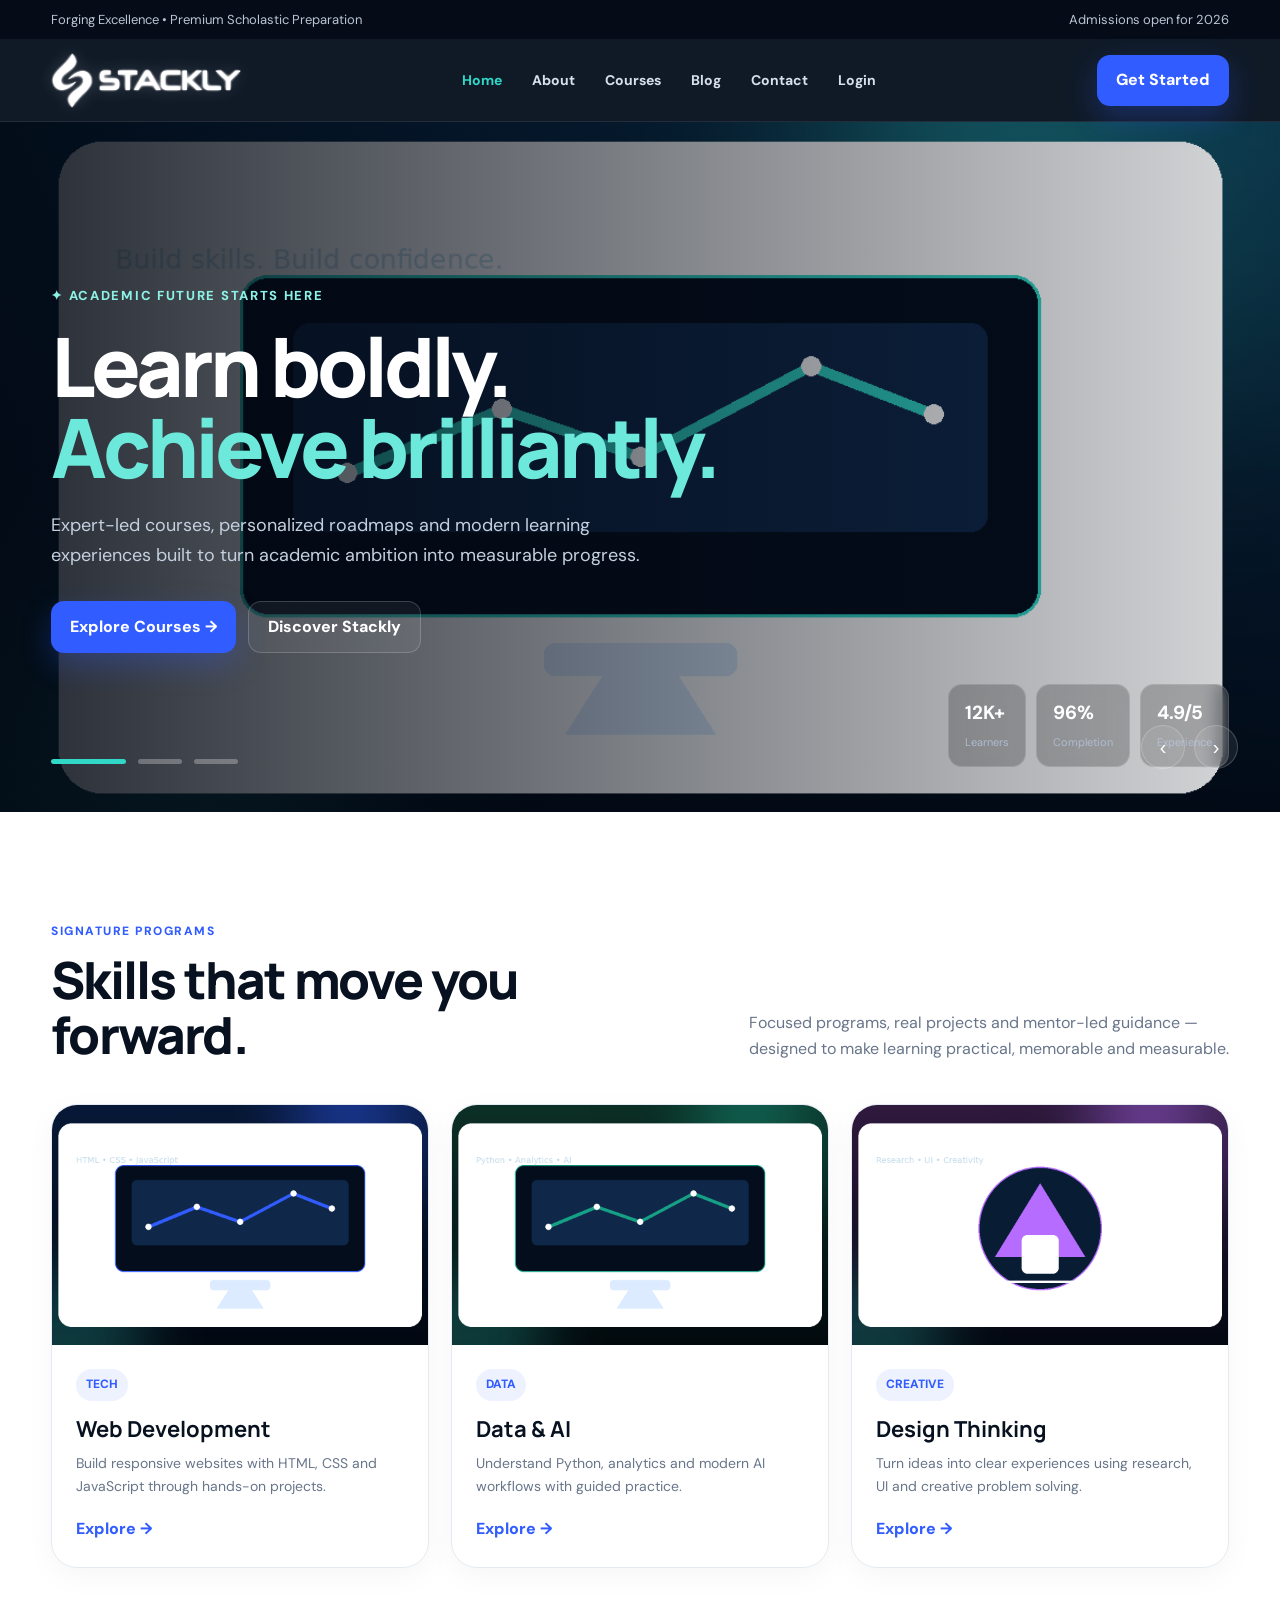
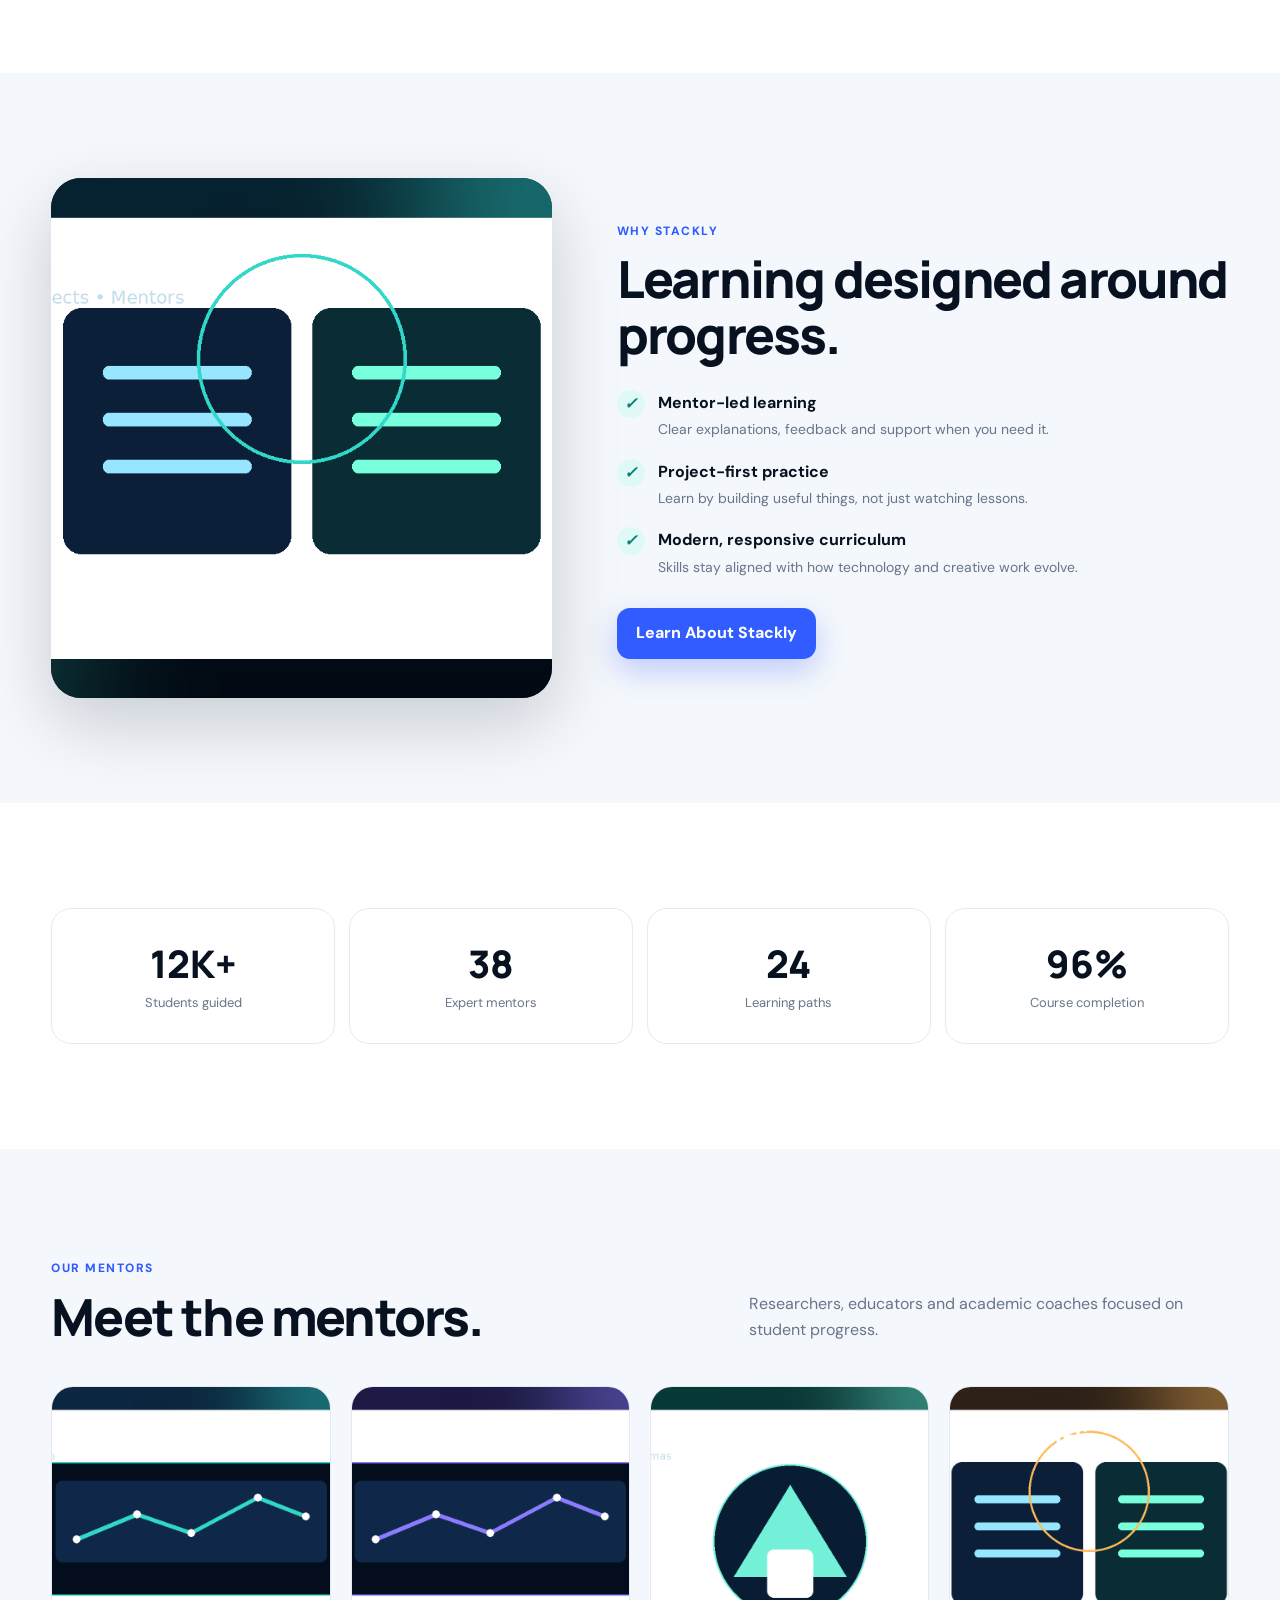
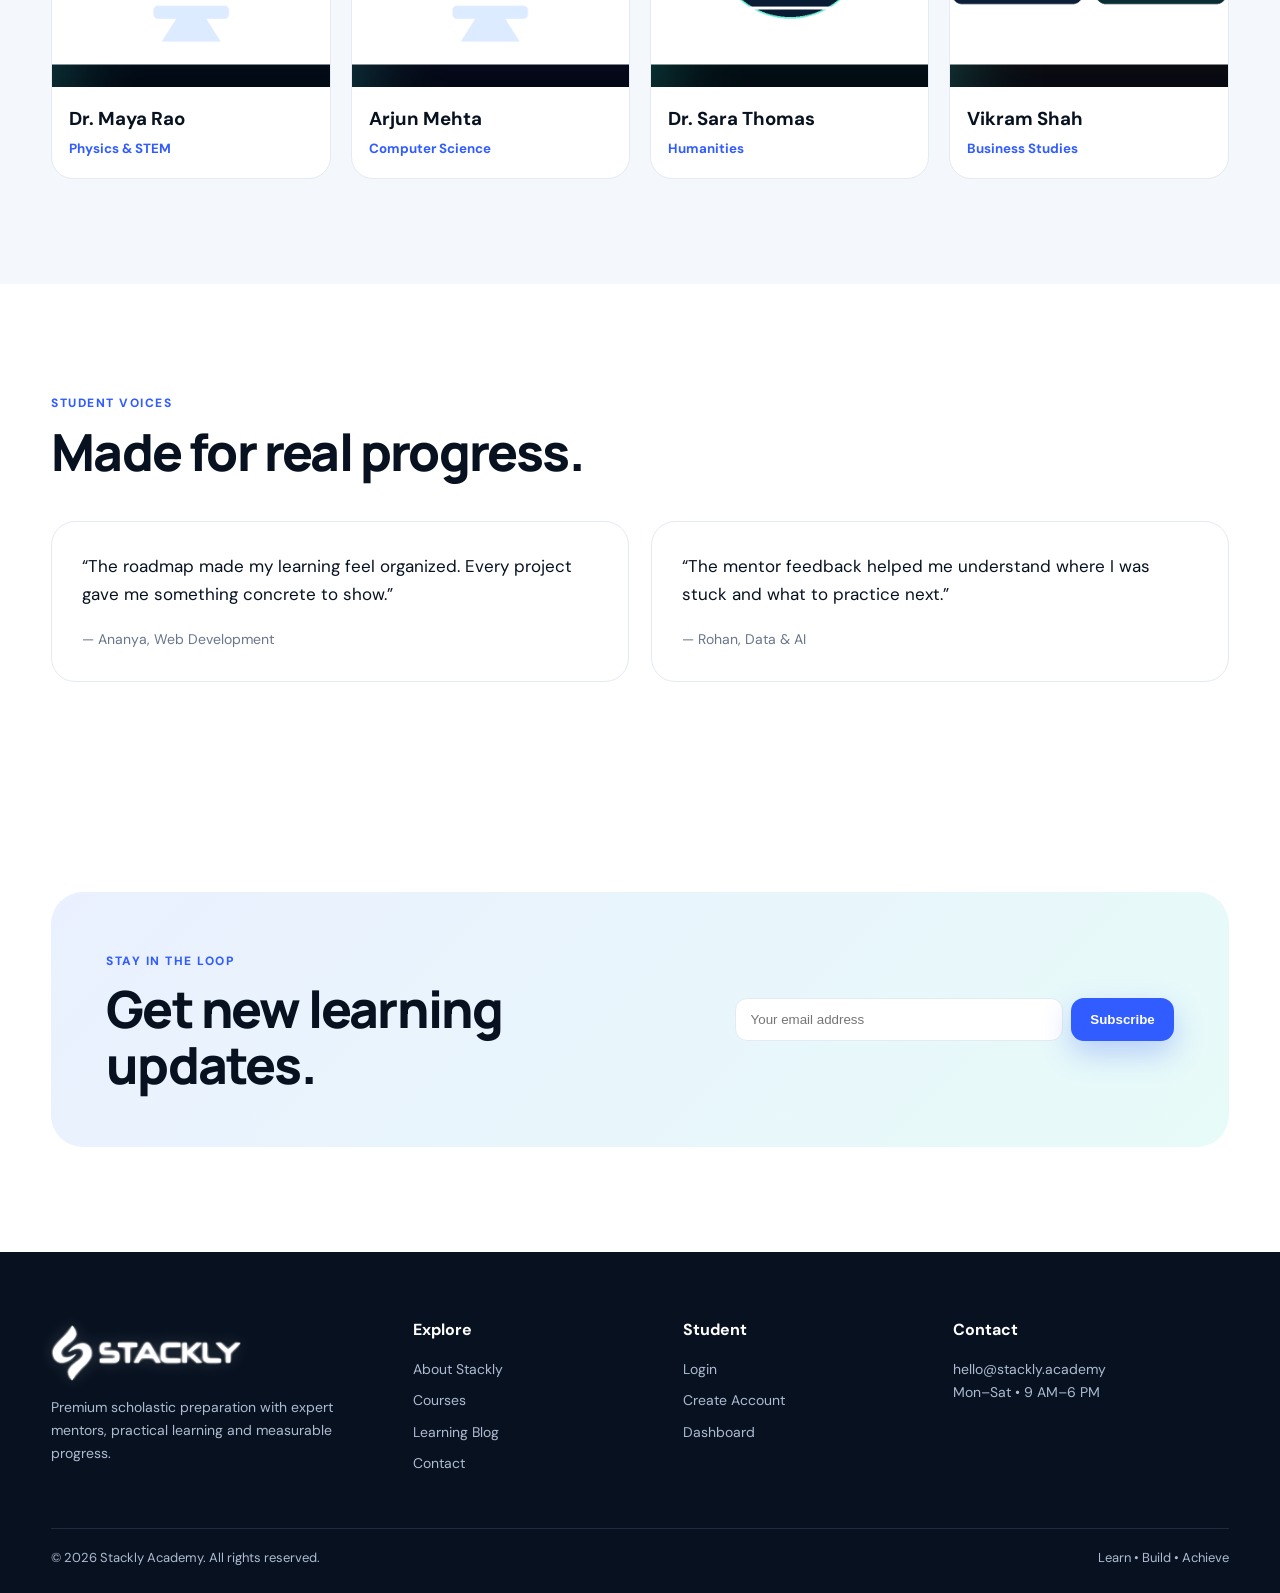
<file: index.html>
<!doctype html>
<html lang="en"><head><meta charset="utf-8"><meta name="viewport" content="width=device-width,initial-scale=1">
<title>Premium Scholastic Prep | Stackly Academy</title><link rel="stylesheet" href="style.css"></head>
<body>
<div class="topbar"><div class="container"><span>Forging Excellence • Premium Scholastic Preparation</span><span>Admissions open for 2026</span></div></div>
<header class="nav"><div class="container nav-inner"><a class="logo" href="index.html"><img src="assets/stackly-logo.png" alt="Stackly" loading="lazy" onerror="this.style.display='none';this.parentElement.classList.add('img-missing')"></a><nav class="links"><a class="active" href="index.html">Home</a><a class="" href="about.html">About</a><a class="" href="courses.html">Courses</a><a class="" href="blog.html">Blog</a><a class="" href="contact.html">Contact</a><a class="" href="login.html">Login</a></nav><div class="nav-actions"><a class="btn btn-primary" href="signup.html">Get Started</a></div><button class="menu" aria-label="Menu">☰</button></div><div class="mobile-nav"><a class="active" href="index.html">Home</a><a class="" href="about.html">About</a><a class="" href="courses.html">Courses</a><a class="" href="blog.html">Blog</a><a class="" href="contact.html">Contact</a></div></header>

<section class="hero"><div class="slider">
<div class="slide active"><div class="slide-bg" style="background-image:url('assets/hero-1.png')"></div><div class="container slide-content"><div class="hero-copy"><span class="eyebrow">✦ Academic future starts here</span><h1>Learn boldly.<br><span>Achieve brilliantly.</span></h1><p>Expert-led courses, personalized roadmaps and modern learning experiences built to turn academic ambition into measurable progress.</p><div class="hero-actions"><a class="btn btn-primary" href="courses.html">Explore Courses →</a><a class="btn btn-ghost" href="about.html">Discover Stackly</a></div></div></div></div>
<div class="slide"><div class="slide-bg" style="background-image:url('assets/hero-2.png')"></div><div class="container slide-content"><div class="hero-copy"><span class="eyebrow">✦ Future-ready skills</span><h1>Think deeper.<br><span>Create smarter.</span></h1><p>Learn practical skills with guided projects, mentor feedback and a clear path from fundamentals to confidence.</p><div class="hero-actions"><a class="btn btn-primary" href="courses.html">View Programs →</a><a class="btn btn-ghost" href="contact.html">Talk to Us</a></div></div></div></div>
<div class="slide"><div class="slide-bg" style="background-image:url('assets/hero-3.png')"></div><div class="container slide-content"><div class="hero-copy"><span class="eyebrow">✦ Global mindset</span><h1>Dream bigger.<br><span>Achieve brilliantly.</span></h1><p>A premium learning environment designed around curiosity, creativity and outcomes that matter.</p><div class="hero-actions"><a class="btn btn-primary" href="contact.html">Start Learning →</a><a class="btn btn-ghost" href="about.html">Our Approach</a></div></div></div></div>
<button class="arrow-btn" data-prev style="position:absolute;right:95px;bottom:43px;z-index:6">‹</button><button class="arrow-btn" data-next style="position:absolute;right:42px;bottom:43px;z-index:6">›</button>
<div class="slider-controls"><button class="dot active"></button><button class="dot"></button><button class="dot"></button></div>
<div class="hero-stats"><div class="mini-stat"><strong>12K+</strong><span>Learners</span></div><div class="mini-stat"><strong>96%</strong><span>Completion</span></div><div class="mini-stat"><strong>4.9/5</strong><span>Experience</span></div></div>
</div></section>
<section class="section reveal"><div class="container"><div class="section-head"><div><span class="kicker">Signature programs</span><h2>Skills that move you forward.</h2></div><p>Focused programs, real projects and mentor-led guidance — designed to make learning practical, memorable and measurable.</p></div>
<div class="cards">
<article class="card"><img src="assets/course-web.png" alt="Web Development" loading="lazy" onerror="this.style.display='none';this.parentElement.classList.add('img-missing')"><div class="card-body"><span class="tag">TECH</span><h3>Web Development</h3><p>Build responsive websites with HTML, CSS and JavaScript through hands-on projects.</p><div class="arrow">Explore →</div></div></article>
<article class="card"><img src="assets/course-data.png" alt="Data and AI" loading="lazy" onerror="this.style.display='none';this.parentElement.classList.add('img-missing')"><div class="card-body"><span class="tag">DATA</span><h3>Data & AI</h3><p>Understand Python, analytics and modern AI workflows with guided practice.</p><div class="arrow">Explore →</div></div></article>
<article class="card"><img src="assets/course-design.png" alt="Design Thinking" loading="lazy" onerror="this.style.display='none';this.parentElement.classList.add('img-missing')"><div class="card-body"><span class="tag">CREATIVE</span><h3>Design Thinking</h3><p>Turn ideas into clear experiences using research, UI and creative problem solving.</p><div class="arrow">Explore →</div></div></article>
</div></div></section>
<section class="section alt reveal"><div class="container feature"><div class="feature-img"><img src="assets/course-science.png" alt="Learning lab" loading="lazy" onerror="this.style.display='none';this.parentElement.classList.add('img-missing')"></div><div><span class="kicker">Why Stackly</span><h2>Learning designed around progress.</h2><div class="checks"><div class="check"><i class="tick">✓</i><div><b>Mentor-led learning</b><span>Clear explanations, feedback and support when you need it.</span></div></div><div class="check"><i class="tick">✓</i><div><b>Project-first practice</b><span>Learn by building useful things, not just watching lessons.</span></div></div><div class="check"><i class="tick">✓</i><div><b>Modern, responsive curriculum</b><span>Skills stay aligned with how technology and creative work evolve.</span></div></div></div><a class="btn btn-primary" href="about.html">Learn About Stackly</a></div></div></section>
<section class="section reveal"><div class="container"><div class="stats"><div class="stat"><strong>12K+</strong><span>Students guided</span></div><div class="stat"><strong>38</strong><span>Expert mentors</span></div><div class="stat"><strong>24</strong><span>Learning paths</span></div><div class="stat"><strong>96%</strong><span>Course completion</span></div></div></div></section>
<section class="section alt reveal"><div class="container"><div class="section-head"><div><span class="kicker">Our mentors</span><h2>Meet the mentors.</h2></div><p>Researchers, educators and academic coaches focused on student progress.</p></div><div class="faculty">
<div class="person"><img src="assets/mentor-maya.png" alt="Mentor Maya" loading="lazy" onerror="this.style.display='none';this.parentElement.classList.add('img-missing')"><div><h3>Dr. Maya Rao</h3><small>Physics & STEM</small></div></div>
<div class="person"><img src="assets/mentor-arjun.png" alt="Mentor Arjun" loading="lazy" onerror="this.style.display='none';this.parentElement.classList.add('img-missing')"><div><h3>Arjun Mehta</h3><small>Computer Science</small></div></div>
<div class="person"><img src="assets/mentor-sara.png" alt="Mentor Sara" loading="lazy" onerror="this.style.display='none';this.parentElement.classList.add('img-missing')"><div><h3>Dr. Sara Thomas</h3><small>Humanities</small></div></div>
<div class="person"><img src="assets/mentor-vikram.png" alt="Mentor Vikram" loading="lazy" onerror="this.style.display='none';this.parentElement.classList.add('img-missing')"><div><h3>Vikram Shah</h3><small>Business Studies</small></div></div>
</div></div></section>
<section class="section reveal"><div class="container"><div class="section-head"><div><span class="kicker">Student voices</span><h2>Made for real progress.</h2></div></div><div class="testimonials"><div class="quote"><p>“The roadmap made my learning feel organized. Every project gave me something concrete to show.”</p><footer>— Ananya, Web Development</footer></div><div class="quote"><p>“The mentor feedback helped me understand where I was stuck and what to practice next.”</p><footer>— Rohan, Data & AI</footer></div></div></div></section>
<section class="section"><div class="container newsletter"><div><span class="kicker">Stay in the loop</span><h2>Get new learning updates.</h2></div><form data-demo><input type="email" placeholder="Your email address" required><button class="btn btn-primary">Subscribe</button></form></div></section>

<footer class="footer"><div class="container footer-grid">
<div><a class="logo" href="index.html"><img src="assets/stackly-logo.png" alt="Stackly"></a><p style="margin-top:15px">Premium scholastic preparation with expert mentors, practical learning and measurable progress.</p></div>
<div><h4>Explore</h4><a href="about.html">About Stackly</a><a href="courses.html">Courses</a><a href="blog.html">Learning Blog</a><a href="contact.html">Contact</a></div>
<div><h4>Student</h4><a href="login.html">Login</a><a href="signup.html">Create Account</a><a href="dashboard.html">Dashboard</a></div>
<div><h4>Contact</h4><p>hello@stackly.academy</p><p>Mon–Sat • 9 AM–6 PM</p></div></div>
<div class="container bottom"><span>© 2026 Stackly Academy. All rights reserved.</span><span>Learn • Build • Achieve</span></div></footer>
<script src="script.js"></script></body></html>
</file>
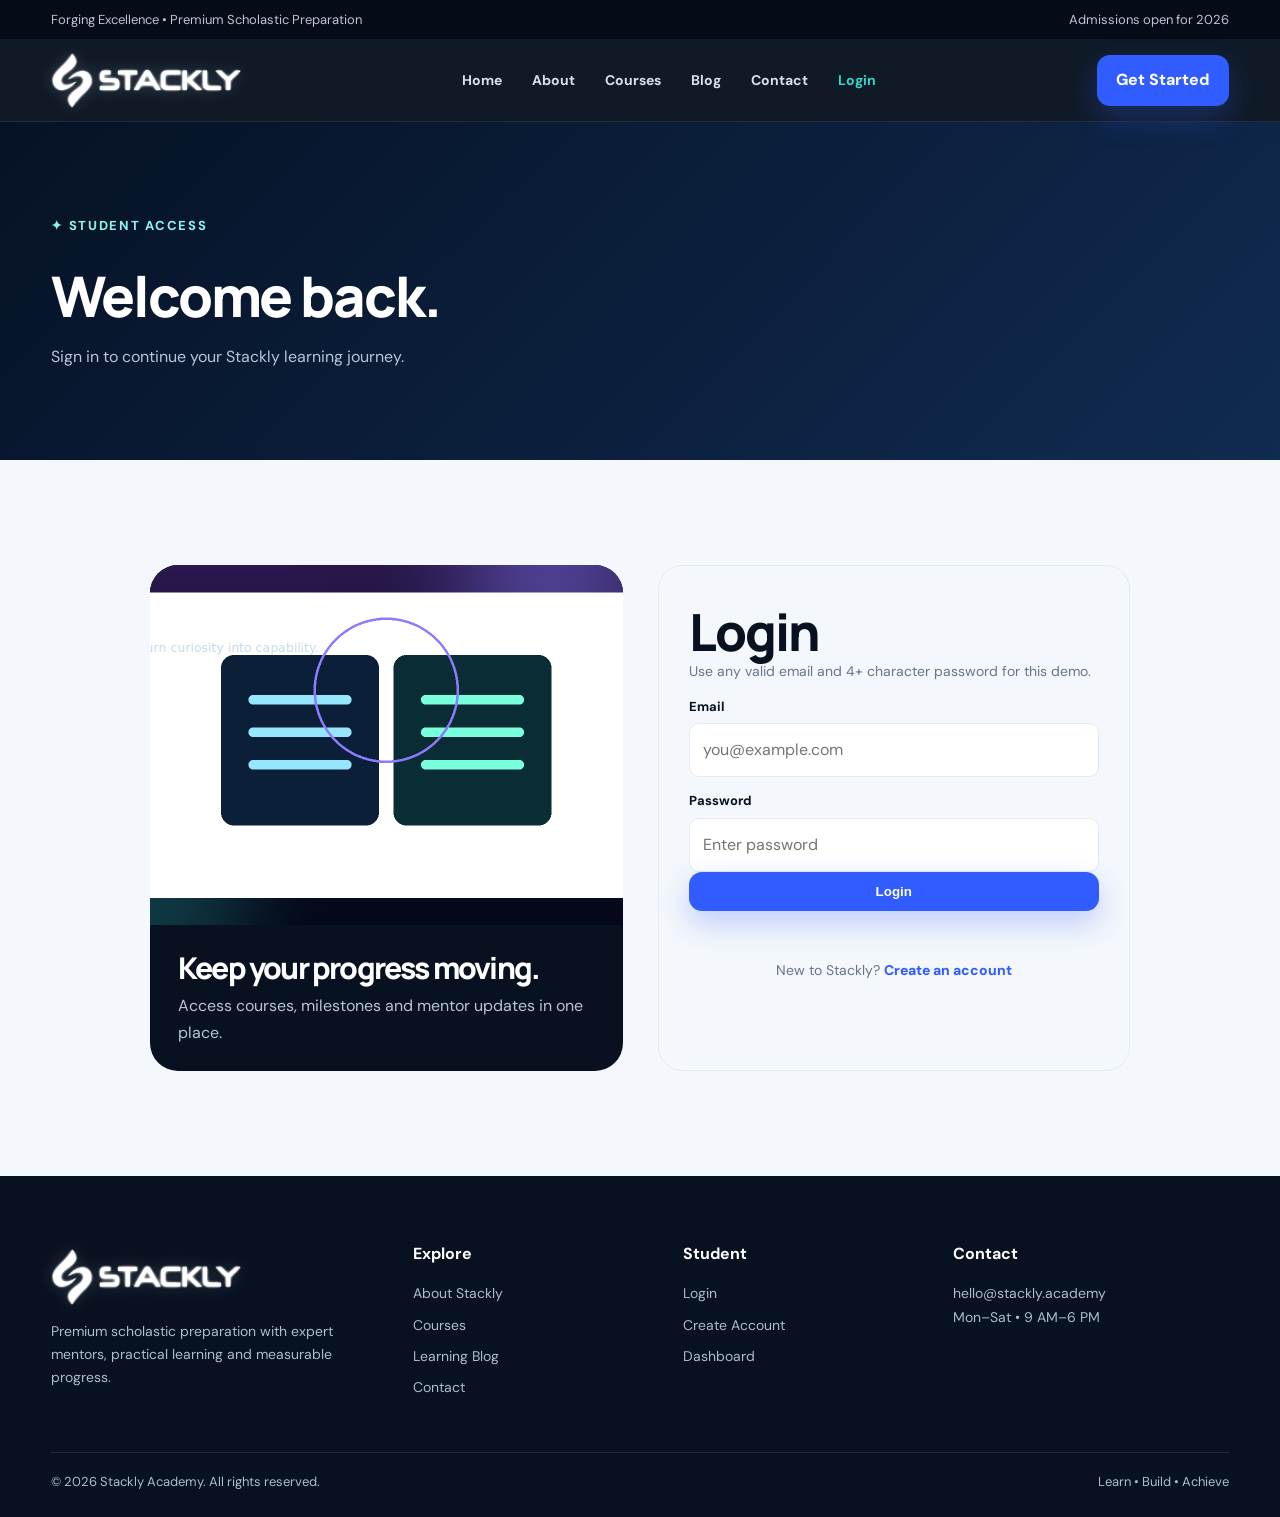
<file: login.html>
<!doctype html><html lang="en"><head><meta charset="utf-8"><meta name="viewport" content="width=device-width,initial-scale=1"><title>Login | Stackly Academy</title><link rel="stylesheet" href="style.css"></head><body>
<div class="topbar"><div class="container"><span>Forging Excellence • Premium Scholastic Preparation</span><span>Admissions open for 2026</span></div></div>
<header class="nav"><div class="container nav-inner"><a class="logo" href="index.html"><img src="assets/stackly-logo.png" alt="Stackly"></a><nav class="links"><a class="" href="index.html">Home</a><a class="" href="about.html">About</a><a class="" href="courses.html">Courses</a><a class="" href="blog.html">Blog</a><a class="" href="contact.html">Contact</a><a class="active" href="login.html">Login</a></nav><div class="nav-actions"><a class="btn btn-primary" href="signup.html">Get Started</a></div><button class="menu">☰</button></div><div class="mobile-nav"><a class="" href="index.html">Home</a><a class="" href="about.html">About</a><a class="" href="courses.html">Courses</a><a class="" href="blog.html">Blog</a><a class="" href="contact.html">Contact</a><a class="active" href="login.html">Login</a></div></header><section class="page-hero"><div class="container"><span class="eyebrow">✦ Student access</span><h1>Welcome back.</h1><p>Sign in to continue your Stackly learning journey.</p></div></section>
<section class="section auth-section"><div class="container auth-wrap"><div class="auth-art"><img src="assets/hero-2.png" alt="Students learning"><h2>Keep your progress moving.</h2><p>Access courses, milestones and mentor updates in one place.</p></div>
<form class="form auth-form" id="loginForm"><h2>Login</h2><p class="form-note">Use any valid email and 4+ character password for this demo.</p><label>Email</label><input id="loginEmail" type="email" required placeholder="you@example.com"><label>Password</label><input id="loginPassword" type="password" minlength="4" required placeholder="Enter password"><button class="btn btn-primary full">Login</button><p id="loginMsg" class="form-message"></p><p class="switch">New to Stackly? <a href="signup.html">Create an account</a></p></form></div></section><footer class="footer"><div class="container footer-grid">
<div><a class="logo" href="index.html"><img src="assets/stackly-logo.png" alt="Stackly"></a><p style="margin-top:15px">Premium scholastic preparation with expert mentors, practical learning and measurable progress.</p></div>
<div><h4>Explore</h4><a href="about.html">About Stackly</a><a href="courses.html">Courses</a><a href="blog.html">Learning Blog</a><a href="contact.html">Contact</a></div>
<div><h4>Student</h4><a href="login.html">Login</a><a href="signup.html">Create Account</a><a href="dashboard.html">Dashboard</a></div>
<div><h4>Contact</h4><p>hello@stackly.academy</p><p>Mon–Sat • 9 AM–6 PM</p></div></div>
<div class="container bottom"><span>© 2026 Stackly Academy. All rights reserved.</span><span>Learn • Build • Achieve</span></div></footer><script src="script.js"></script></body></html>
</file>
<file: style.css>
@import url('https://fonts.googleapis.com/css2?family=DM+Sans:wght@400;500;600;700&family=Manrope:wght@500;600;700;800&display=swap');
:root{--ink:#07111f;--navy:#081a35;--blue:#315cff;--cyan:#31d7c7;--cream:#f4f7fb;--white:#fff;--muted:#68758a;--line:#e5eaf2;--shadow:0 24px 70px rgba(7,17,31,.13);--radius:26px}
*{box-sizing:border-box;margin:0;padding:0}html{scroll-behavior:smooth}body{font-family:"DM Sans",sans-serif;color:var(--ink);background:#fff;line-height:1.65;overflow-x:hidden}
img{max-width:100%;display:block}a{text-decoration:none;color:inherit}.container{width:min(1180px,92%);margin:auto}
.topbar{background:#050c18;color:#b9c5d7;font-size:13px}.topbar .container{display:flex;justify-content:space-between;padding:9px 0}
.nav{position:sticky;top:0;z-index:1000;background:rgba(7,17,31,.96);backdrop-filter:blur(16px);border-bottom:1px solid rgba(255,255,255,.08)}
.nav-inner{height:82px;display:flex;align-items:center;justify-content:space-between;gap:25px}.logo{width:180px}.logo img{width:180px;height:48px;object-fit:contain;object-position:left center}
.links{display:flex;gap:30px;align-items:center;font-weight:700;font-size:14px}.links a{color:#d8e0ec;transition:.25s}.links a:hover{color:var(--cyan)}
.nav-actions{display:flex;gap:10px;align-items:center}.btn{display:inline-flex;align-items:center;justify-content:center;gap:8px;border:0;border-radius:13px;padding:12px 19px;font-weight:800;cursor:pointer;transition:.25s}.btn-primary{background:var(--blue);color:#fff;box-shadow:0 12px 30px rgba(49,92,255,.28)}.btn-primary:hover{transform:translateY(-2px)}.btn-ghost{border:1px solid rgba(255,255,255,.18);color:#fff;background:rgba(255,255,255,.06)}
.menu{display:none;background:none;border:0;color:#fff;font-size:30px;cursor:pointer}.mobile-nav{display:none}.mobile-nav.open{display:block;background:#07111f;border-top:1px solid rgba(255,255,255,.1);padding:10px 4%}.mobile-nav a{display:block;padding:12px;color:#fff;font-weight:700}

.hero{position:relative;color:#fff;min-height:690px;overflow:hidden;background:#061226}.slider{position:relative;min-height:690px}.slide{position:absolute;inset:0;opacity:0;visibility:hidden;transform:scale(1.035);transition:opacity .9s ease,transform 6s ease,visibility .9s}.slide.active{opacity:1;visibility:visible;transform:scale(1)}
.slide-bg{position:absolute;inset:0;background-position:center;background-size:cover}.slide-bg:after{content:"";position:absolute;inset:0;background:linear-gradient(90deg,rgba(2,8,18,.86) 0%,rgba(2,8,18,.55) 45%,rgba(2,8,18,.15) 100%)}
.slide-content{position:relative;z-index:2;min-height:690px;display:flex;align-items:center}.hero-copy{max-width:700px}.eyebrow{display:inline-flex;gap:8px;align-items:center;color:#8df1e5;font-size:13px;font-weight:800;letter-spacing:1.7px;text-transform:uppercase;margin-bottom:20px}.hero h1{font:800 clamp(48px,6.5vw,82px)/.98 "Manrope";letter-spacing:-4px}.hero h1 span{color:#6de9dc}.hero p{color:#c5d0df;max-width:620px;margin:24px 0 30px;font-size:18px}.hero-actions{display:flex;gap:12px;flex-wrap:wrap}
.slider-controls{position:absolute;z-index:5;left:4%;bottom:48px;display:flex;align-items:center;gap:12px}.dot{width:44px;height:5px;border:0;border-radius:99px;background:rgba(255,255,255,.28);cursor:pointer;transition:.35s}.dot.active{background:var(--cyan);width:75px}.arrow-btn{width:44px;height:44px;border-radius:50%;border:1px solid rgba(255,255,255,.2);background:rgba(255,255,255,.08);color:#fff;font-size:20px;cursor:pointer}.hero-stats{position:absolute;right:4%;bottom:45px;z-index:5;display:flex;gap:10px}.mini-stat{padding:12px 16px;border:1px solid rgba(255,255,255,.15);background:rgba(0,0,0,.22);backdrop-filter:blur(10px);border-radius:14px}.mini-stat strong{display:block;color:#fff;font-size:19px}.mini-stat span{color:#aebbd0;font-size:11px}

.section{padding:105px 0}.section.alt{background:var(--cream)}.section-head{display:flex;justify-content:space-between;gap:30px;align-items:end;margin-bottom:42px}.kicker{color:var(--blue);font-weight:800;text-transform:uppercase;letter-spacing:1.5px;font-size:12px}.section h2{font:800 clamp(34px,4vw,54px)/1.08 "Manrope";letter-spacing:-1.8px;margin-top:8px}.section-head p{max-width:480px;color:var(--muted)}
.cards{display:grid;grid-template-columns:repeat(3,minmax(0,1fr));gap:22px}.card{border:1px solid var(--line);border-radius:var(--radius);overflow:hidden;background:#fff;transition:.35s;box-shadow:0 8px 30px rgba(7,17,31,.04)}.card:hover{transform:translateY(-8px);box-shadow:var(--shadow)}.card img{height:245px;width:100%;object-fit:cover}.card-body{padding:24px}.tag{display:inline-block;font-size:12px;font-weight:800;color:var(--blue);background:#eef2ff;padding:6px 10px;border-radius:999px}.card h3{font:700 22px "Manrope";margin:13px 0 8px}.card p{color:var(--muted);font-size:14px}.arrow{margin-top:18px;color:var(--blue);font-weight:800}
.feature{display:grid;grid-template-columns:.9fr 1.1fr;gap:65px;align-items:center}.feature-img{border-radius:30px;overflow:hidden;background:linear-gradient(135deg,#07111f,#17345e);box-shadow:var(--shadow)}.feature-img img{width:100%;height:520px;object-fit:cover}.checks{display:grid;gap:16px;margin:28px 0}.check{display:flex;gap:13px;align-items:flex-start}.check b{display:block}.check span{color:var(--muted);font-size:14px}.tick{min-width:28px;height:28px;border-radius:50%;background:#dffaf6;color:#087f74;display:grid;place-items:center;font-weight:900}
.stats{display:grid;grid-template-columns:repeat(4,1fr);gap:14px}.stat{padding:28px;border-radius:20px;background:#fff;border:1px solid var(--line);text-align:center}.stat strong{font:800 38px "Manrope";display:block}.stat span{color:var(--muted);font-size:13px}
.faculty{display:grid;grid-template-columns:repeat(4,minmax(0,1fr));gap:20px}.person{background:#fff;border:1px solid var(--line);border-radius:22px;overflow:hidden;min-width:0}.person img{height:270px;width:100%;object-fit:cover}.person div{padding:17px}.person small{color:var(--blue);font-weight:700}
.testimonials{display:grid;grid-template-columns:1fr 1fr;gap:22px}.quote{padding:30px;border-radius:24px;background:#fff;border:1px solid var(--line)}.quote p{font-size:17px}.quote footer{margin-top:20px;color:var(--muted);font-size:14px}
.gpa{display:grid;grid-template-columns:.85fr 1.15fr;gap:35px;align-items:stretch}.gpa-box{padding:35px;border-radius:28px;background:var(--ink);color:#fff}.gpa-box label{display:block;font-size:13px;color:#aebbd0;margin:14px 0 6px}.gpa-box input{width:100%;padding:13px;border-radius:10px;border:1px solid #2a3950;background:#101e34;color:#fff}.result{margin-top:20px;padding:17px;border-radius:14px;background:#132743;color:#c7d3e6}.result strong{display:block;color:#6de9dc;font-size:30px}
.faq{max-width:850px;margin:auto}.faq-item{border-bottom:1px solid var(--line)}.faq-q{padding:20px 0;display:flex;justify-content:space-between;cursor:pointer;font-weight:800}.faq-a{display:none;padding:0 35px 20px 0;color:var(--muted)}.faq-item.open .faq-a{display:block}.faq-item.open .plus{transform:rotate(45deg)}
.newsletter{background:linear-gradient(135deg,#eaf0ff,#e7fbf8);border-radius:32px;padding:55px;display:flex;justify-content:space-between;align-items:center;gap:30px}.newsletter form{display:flex;gap:8px;width:min(450px,100%)}.newsletter input{flex:1;border:1px solid var(--line);border-radius:12px;padding:13px 15px}
.footer{background:var(--ink);color:#aebbd0;padding:65px 0 25px}.footer-grid{display:grid;grid-template-columns:1.4fr 1fr 1fr 1.2fr;gap:40px}.footer h4{color:#fff;margin-bottom:15px}.footer a{display:block;margin:8px 0;font-size:14px}.footer p{font-size:14px}.bottom{border-top:1px solid #1f2b3e;margin-top:45px;padding-top:18px;font-size:13px;display:flex;justify-content:space-between}
.page-hero{background:linear-gradient(135deg,#061226,#102b50);color:#fff;padding:90px 0}.page-hero h1{font:800 56px "Manrope";letter-spacing:-2px}.page-hero p{color:#b9c5d7;margin-top:10px}.contact-grid{display:grid;grid-template-columns:1fr 1fr;gap:30px}.form{padding:30px;border:1px solid var(--line);border-radius:24px}.form label{font-size:13px;font-weight:700;display:block;margin:13px 0 6px}.form input,.form textarea,.form select{width:100%;padding:13px;border:1px solid var(--line);border-radius:10px;font:inherit}.form textarea{min-height:140px}
.reveal{opacity:0;transform:translateY(25px);transition:.75s}.reveal.show{opacity:1;transform:none}

@media(max-width:1000px){.links,.nav-actions{display:none}.menu{display:block}.hero-stats{display:none}.hero-grid,.feature,.gpa,.contact-grid{grid-template-columns:1fr}.cards{grid-template-columns:1fr 1fr}.faculty{grid-template-columns:1fr 1fr}.stats{grid-template-columns:1fr 1fr}.section-head{display:block}.section-head p{margin-top:15px}.footer-grid{grid-template-columns:1fr 1fr}}
@media(max-width:600px){.topbar{display:none}.nav-inner{height:72px}.logo,.logo img{width:150px}.hero,.slider,.slide-content{min-height:650px}.hero{padding:0}.hero h1{letter-spacing:-2.5px;font-size:46px}.hero p{font-size:16px}.slide-content{align-items:center}.slider-controls{bottom:28px}.cards,.faculty,.testimonials{grid-template-columns:1fr}.stats{grid-template-columns:1fr 1fr}.section{padding:75px 0}.feature-img img{height:360px}.newsletter{padding:30px;display:block}.newsletter form{margin-top:20px;flex-direction:column}.footer-grid{grid-template-columns:1fr}.bottom{display:block}.bottom span{display:block;margin-top:8px}.page-hero h1{font-size:42px}}


/* Exact Stackly logo from the supplied reference */
.logo{width:190px;display:flex;align-items:center}
.logo img{width:190px;height:auto;max-height:58px;object-fit:contain;object-position:left center;filter:drop-shadow(0 0 8px rgba(255,255,255,.16));transition:transform .3s ease,filter .3s ease}
.logo:hover img{transform:scale(1.025);filter:drop-shadow(0 0 14px rgba(255,255,255,.28))}
.footer .logo img{width:190px}
@media(max-width:600px){.logo,.logo img,.footer .logo img{width:154px}.logo img{max-height:48px}}

/* IMAGE SAFETY */
.img-missing{
    min-height:240px;
    display:grid;
    place-items:center;
    background:
      radial-gradient(circle at 30% 20%, rgba(49,215,199,.20), transparent 35%),
      linear-gradient(135deg,#07111f,#10284a);
}
.img-missing::after{
    content:"STACKLY ACADEMY";
    color:#8df1e5;
    font:800 13px/1 "DM Sans",sans-serif;
    letter-spacing:2px;
}

/* V4 IMAGE VISIBILITY */
.hero-card img,.feature-img img,.card img,.person img{background:#07111f;}
.hero-card img{filter:saturate(1.08) contrast(1.04);}
.feature-img{box-shadow:0 25px 70px rgba(7,17,31,.18);}
.person img{height:300px;object-fit:cover;}
.card img{height:240px;object-fit:cover;}

/* FINAL BUG FIXES */
.links a.active{color:var(--cyan)}
.full{width:100%}.form-note,.switch{color:var(--muted);font-size:14px}.switch{text-align:center;margin-top:18px}.switch a{color:var(--blue);font-weight:800}.form-message{min-height:20px;margin-top:10px}.form-message.success{color:#087f74;font-weight:700}
.auth-section{background:var(--cream)}.auth-wrap{display:grid;grid-template-columns:1fr 1fr;gap:35px;max-width:980px}.auth-art{background:var(--ink);color:#fff;border-radius:28px;overflow:hidden}.auth-art img{width:100%;height:360px;object-fit:cover}.auth-art h2,.auth-art p{padding:0 28px}.auth-art h2{margin:22px 0 5px;font:800 30px "Manrope"}.auth-art p{color:#b9c5d7;padding-bottom:25px}
.dashboard-hero{background:linear-gradient(135deg,#061226,#102b50);color:#fff;padding:70px 0}.dashboard-head{display:flex;justify-content:space-between;align-items:end}.dashboard-head h1{font:800 clamp(40px,5vw,64px)/1.05 "Manrope"}.dashboard-head h1 span{color:#6de9dc}.dashboard-head p{color:#b9c5d7}
.dash-grid{display:grid;grid-template-columns:repeat(3,1fr);gap:20px}.dash-card,.dashboard-panel{background:#fff;border:1px solid var(--line);border-radius:22px;padding:26px;box-shadow:0 10px 30px rgba(7,17,31,.05)}.dash-card>span{color:var(--muted);font-size:13px}.dash-card>strong{display:block;font:800 32px "Manrope";margin:7px 0}.dash-card small{color:var(--muted)}.progress{height:8px;background:#edf0f5;border-radius:99px;margin:14px 0;overflow:hidden}.progress i{display:block;width:68%;height:100%;background:linear-gradient(90deg,var(--blue),var(--cyan))}
.dashboard-panel{margin-top:30px}.roadmap{display:grid;grid-template-columns:repeat(4,1fr);gap:12px;margin-top:22px}.road-item{padding:17px;border-radius:15px;background:#f7f9fc;border:1px solid var(--line);display:flex;gap:10px}.road-item span{display:block;color:var(--muted);font-size:12px}.road-item i{margin-left:auto}.road-item.current{background:#f1f5ff;border-color:#b9c7ff}.section-head.compact{margin-bottom:22px}.mini-cards{grid-template-columns:1fr 1fr}
@media(max-width:800px){.auth-wrap,.dash-grid{grid-template-columns:1fr}.roadmap{grid-template-columns:1fr 1fr}.dashboard-head{display:block}.dashboard-head .btn{margin-top:20px}}
@media(max-width:560px){.roadmap,.mini-cards{grid-template-columns:1fr}.auth-art img{height:270px}}
</file>
